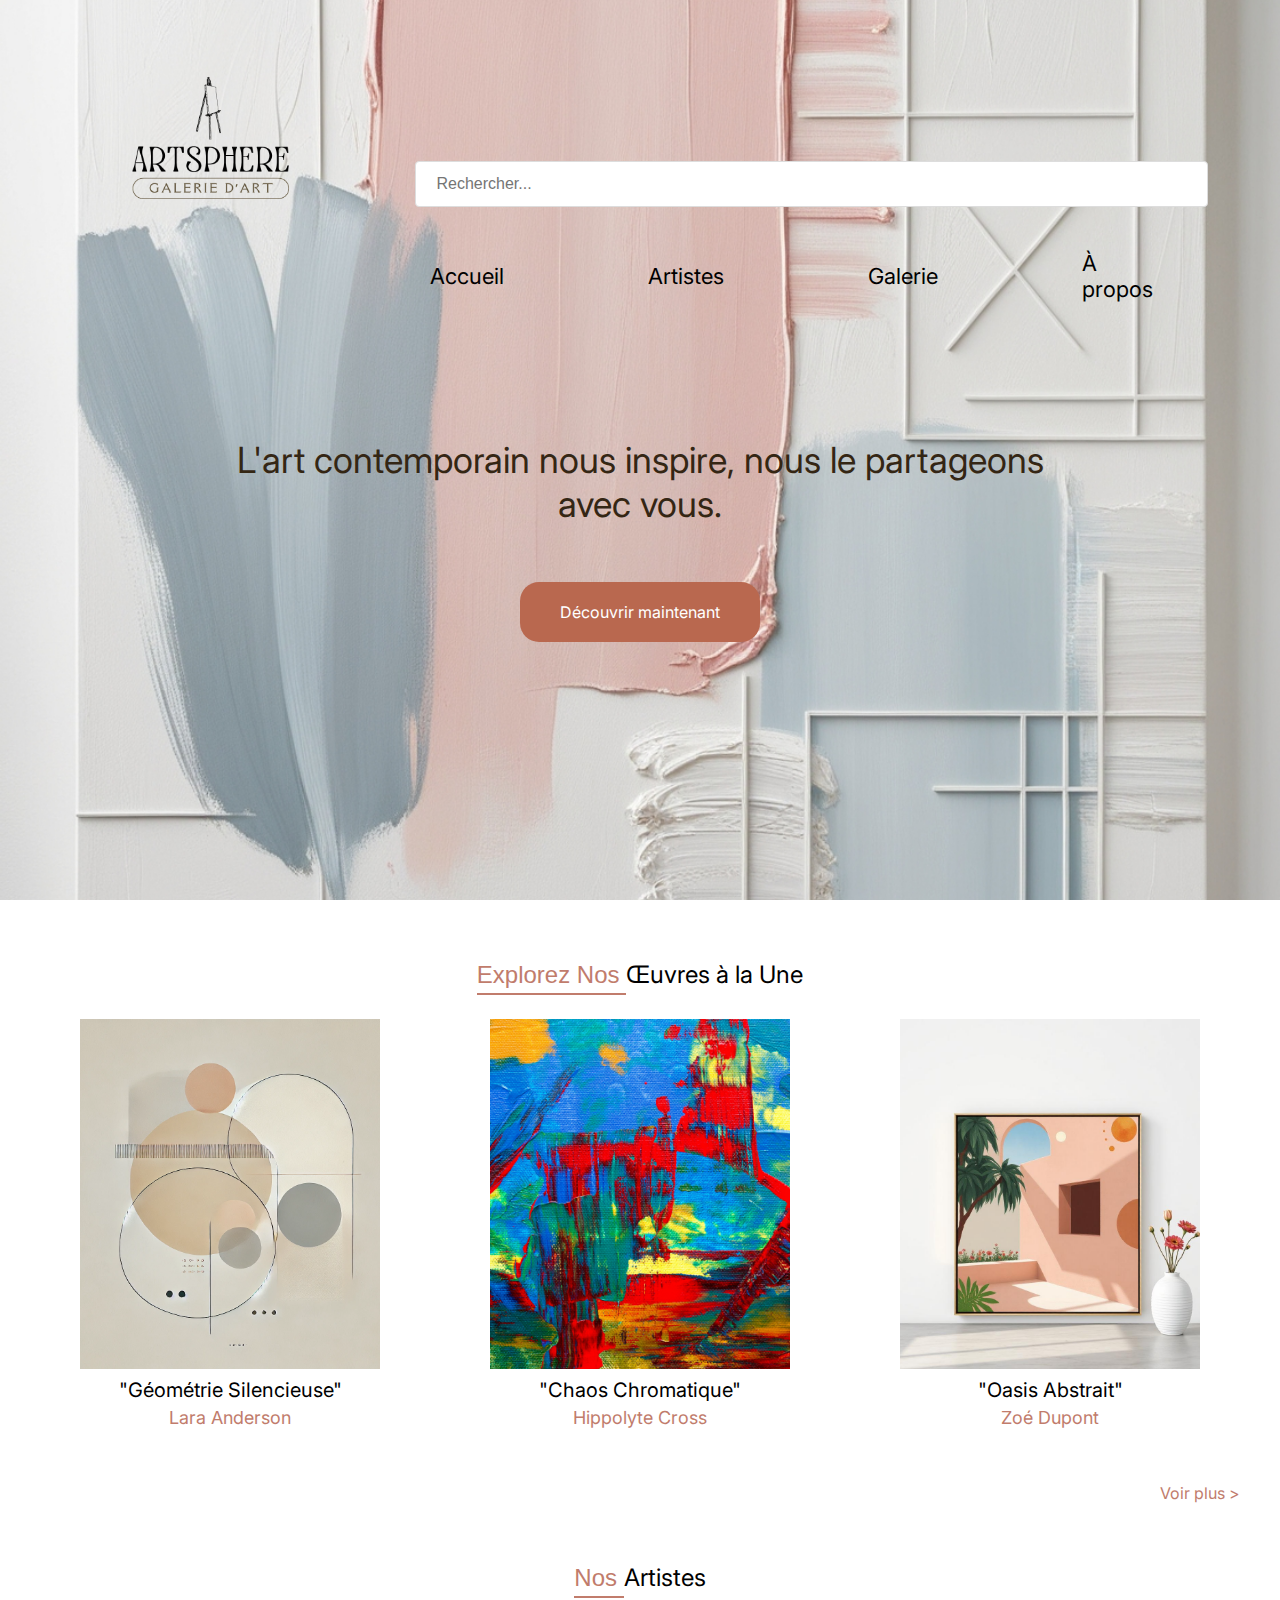
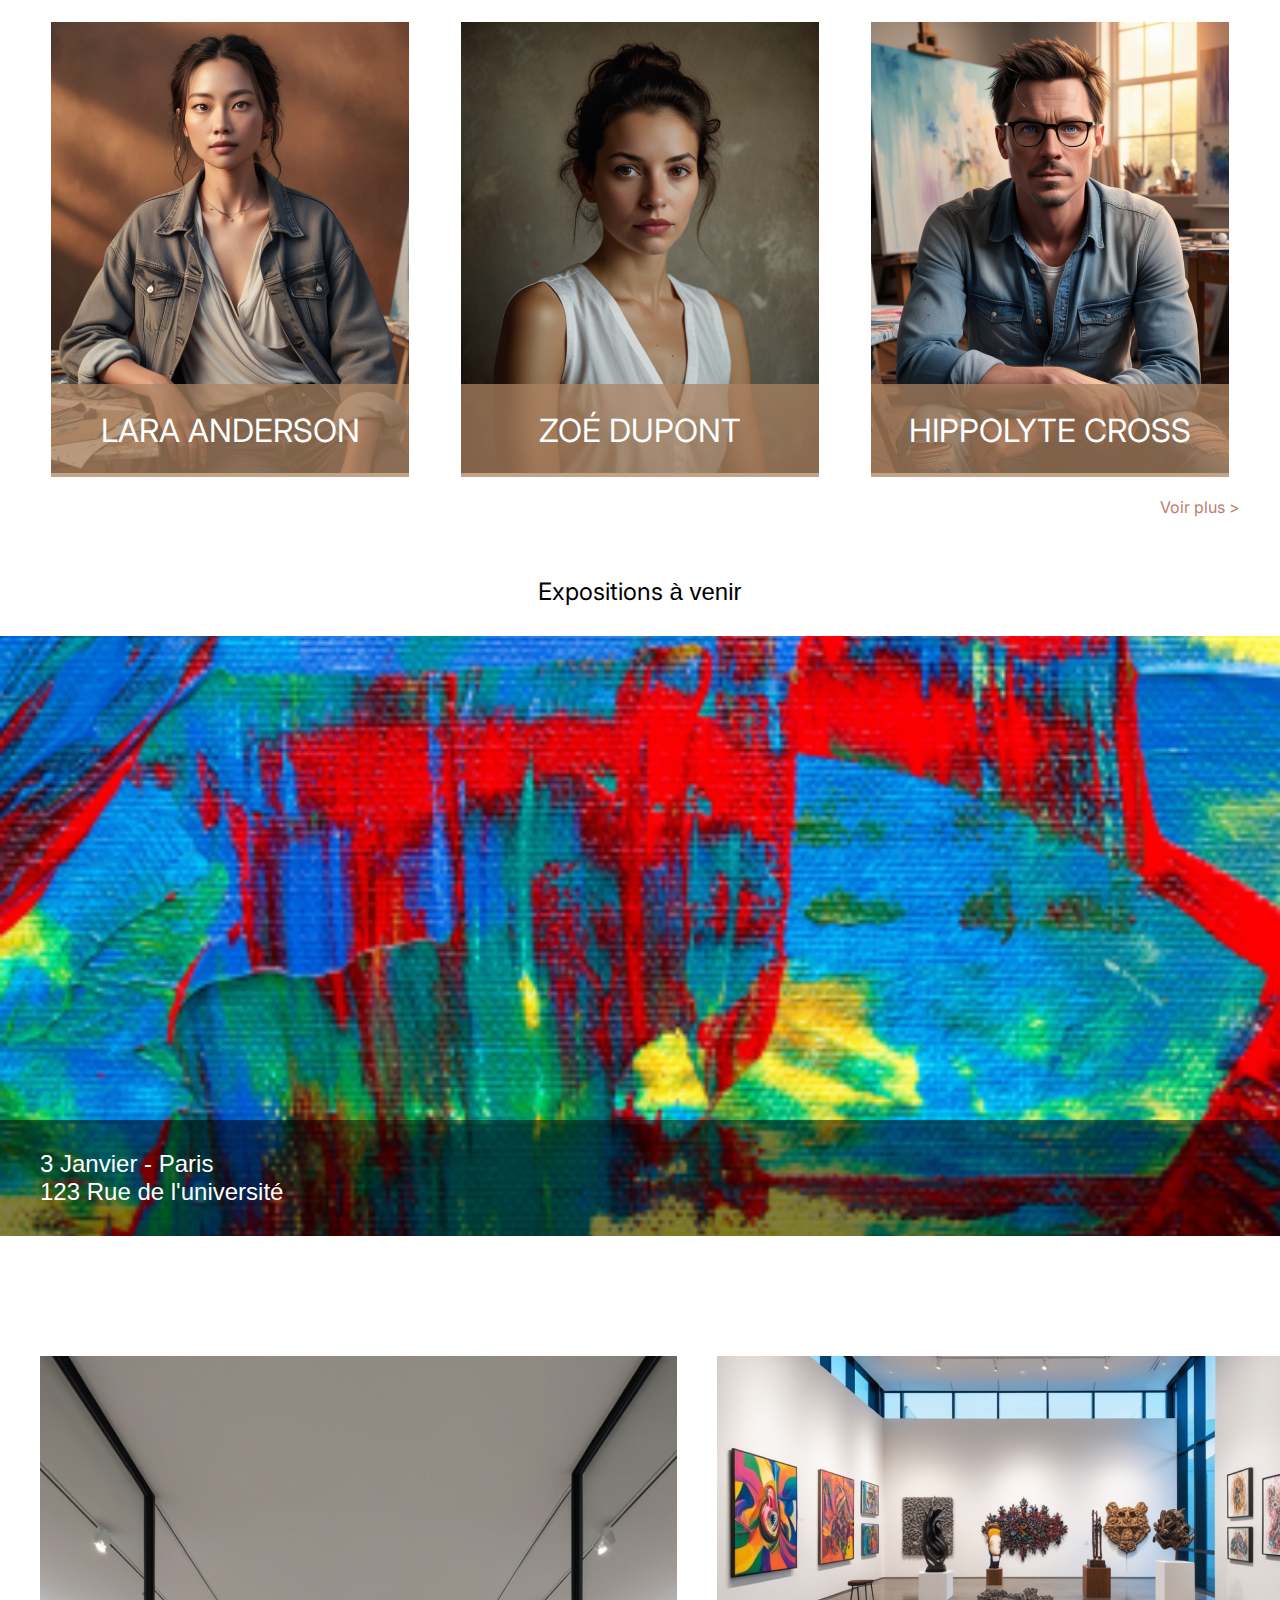
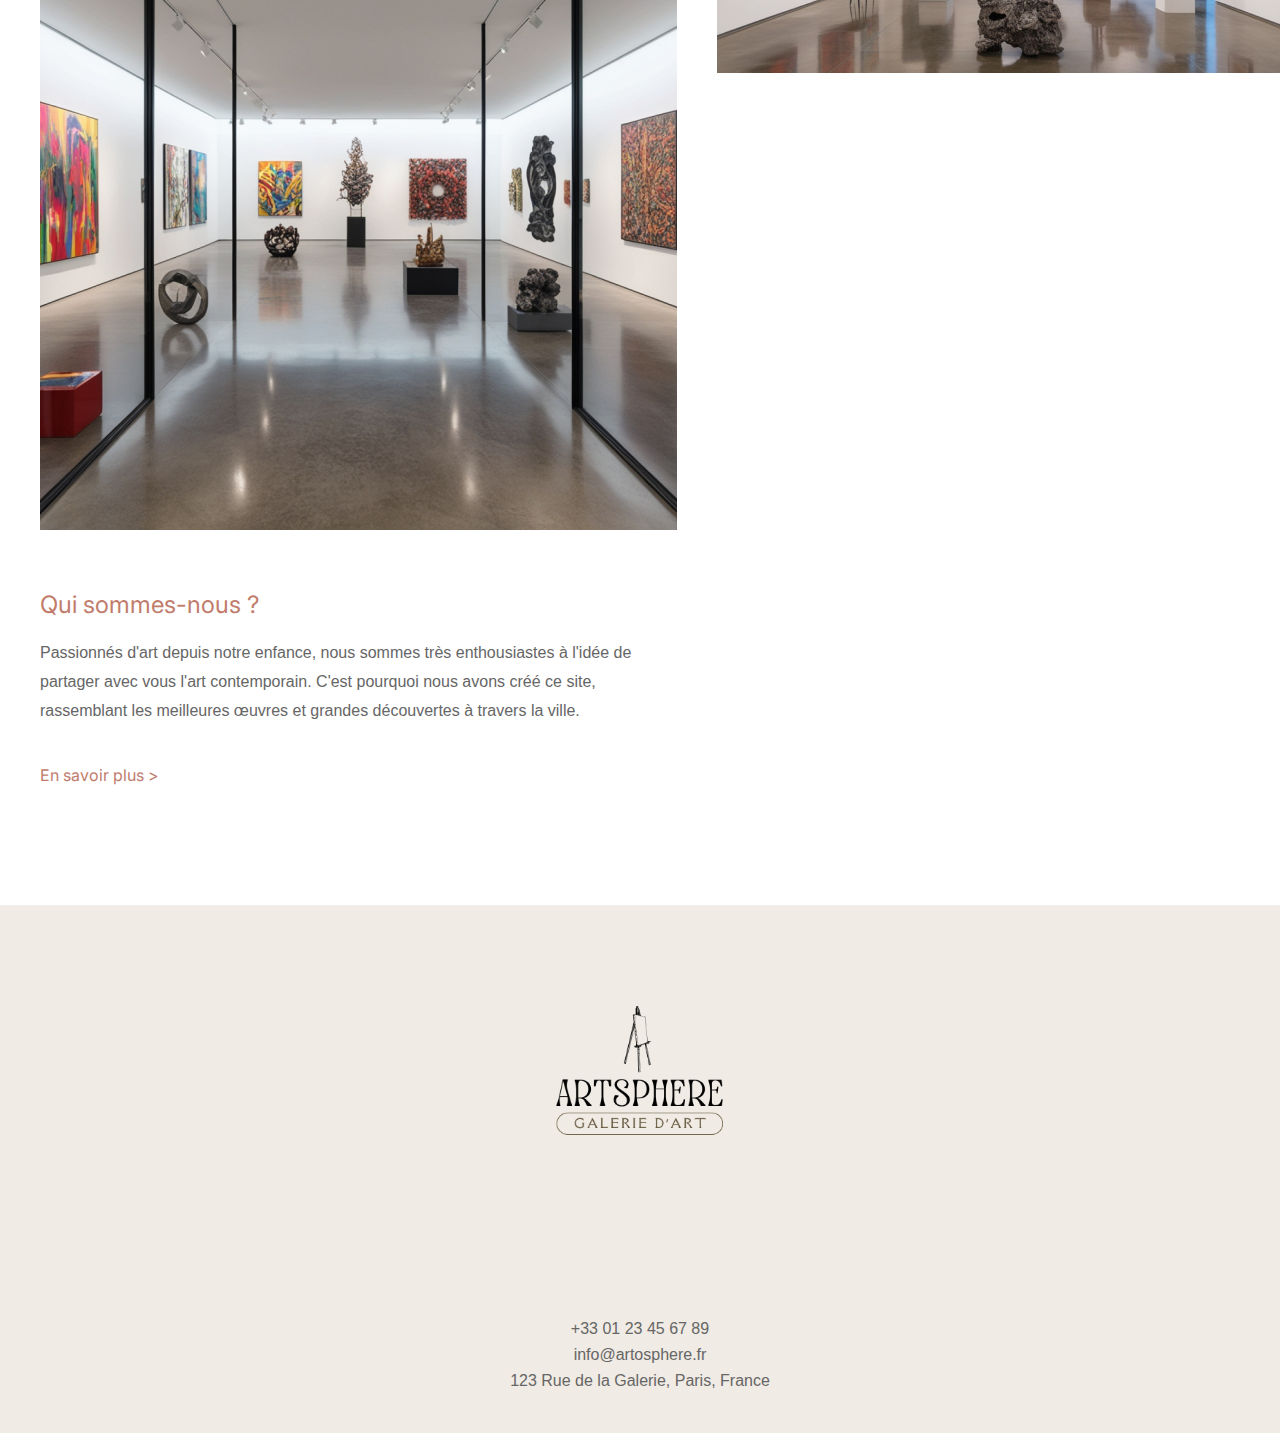
<file: Index.html>
<!DOCTYPE html>
<html lang="fr">
<head>
    <meta charset="UTF-8">
    <meta name="viewport" content="width=device-width, initial-scale=1.0">
    <title>Artosphère - Galerie d'Art Contemporain</title>
    <link href="https://fonts.googleapis.com/css2?family=Inter:wght@400;600&display=swap" rel="stylesheet">
    <link rel="stylesheet" href="landingpage.css">
</head>
<body>
    <meta name="viewport" content="width=device-width, initial-scale=1">
    <header class="header">
        <img src="images/logo.png" alt="Artosphère Logo" class="logo">
        <div class="search-bar">
            <input type="text" placeholder=" Rechercher...">
        </div>
        <nav class="nav">
            <a href="#accueil">Accueil</a>
            <a href="#artistes">Artistes</a>
            <a href="#galerie">Galerie</a>
            <a href="#apropos">À propos</a>
            <a href="#contact">Contact</a>
        </nav>
    </header>

    <section class="hero">
        <div class="hero-content">
            <h1>L'art contemporain nous inspire, nous le partageons<br>avec vous.</h1>
            <a href="#" class="btn">Découvrir maintenant</a>
        </div>
    </section>
  
    <h2 class="section-title"><span class="highlight">Explorez Nos </span>  Œuvres à la Une</h2>
    <div class="gallery">
        <div class="artwork">
            <img src="images/image1.webp" alt="Géométrie Silencieuse">
            <h3>"Géométrie Silencieuse"</h3>
            <p>Lara Anderson</p>
        </div>
        <div class="artwork">
            <img src="images/image2.png" alt="Chaos Chromatique">
            <h3>"Chaos Chromatique"</h3>
            <p>Hippolyte Cross</p>
        </div>
        <div class="artwork">
            <img src="images/image3.jpg" alt="Oasis Abstrait">
            <h3>"Oasis Abstrait"</h3>
            <p>Zoé Dupont</p>
        </div>
    </div>
    <div class="voir-plus">
        <a href="#">Voir plus ></a>
    </div>
    <h2 class="section-title"><span class="highlight">Nos </span> Artistes</h2>
    <div class="artists">
        <div class="artist-card">
            <div class="artist-name">LARA ANDERSON</div>
            <img src="images/lara.png" alt="Artist">
        </div>
        <div class="artist-card">
            <div class="artist-name">ZOÉ DUPONT</div>
            <img src="images/zoe.png" alt="Artist">
        </div>
        <div class="artist-card">
            <div class="artist-name">HIPPOLYTE CROSS</div>
            <img src="images/hippo.png" alt="Artist">
        </div>
    </div>
    <div class="voir-plus">
        <a href="#">Voir plus ></a>
    </div>
    
    <h2 class="section-title">Expositions <span>à venir</span></h2>
    <div class="exhibition-section">
        <img src="images/image2.png" alt="Exhibition Banner" class="exhibition-banner">
        <div class="exhibition-info">
            <p>3 Janvier - Paris</p>
            <p>123 Rue de l'université</p>
        </div>
    </div>
    <div class="about">
        <img src="images/galerie 1.png" alt="Gallery Interior">
        <img src="images/galerie 2.png" alt="Exhibition image" class="exibition-image">
        <div class="about-content">
            <h2>Qui sommes-nous ?</h2>
            <p>Passionnés d'art depuis notre enfance, nous sommes très enthousiastes à l'idée de partager avec vous l'art contemporain. C'est pourquoi nous avons créé ce site, rassemblant les meilleures œuvres et grandes découvertes à travers la ville.</p>
            <div class="voir-plus" style="text-align: left; padding: 20px 0;">
                <a href="#">En savoir plus ></a>
            </div>
        </div>
    </div>

    <footer class="footer">
        <img src="images/logo.png" alt="Artosphère Logo" class="footer-logo">
        <div class="contact-info">
            <p>+33 01 23 45 67 89</p>
            <p>info@artosphere.fr</p>
            <p>123 Rue de la Galerie, Paris, France</p>
        </div>
    </footer>
</body>
</html>
</file>
<file: landingpage.css>
*{
  margin: 0;
  padding: 0;
  box-sizing: border-box;
  font-family: 'Inter , sans-serif;', sans-serif;
}

body {
  background-color: #ffffff;
}

.header {
  position: absolute;
  top: 0;
  left: 0;
  right: 0;
  display: flex;
  align-items: center;
  padding: 20px 40px;
  z-index: 10;
}

.logo {
  width: 343px;
  height: 328px;
}

.search-bar {
  flex-grow: 1;
  max-width: 1009px;
  max-height: 52px;
  margin: 0 2rem;
}

.search-bar input {
  width: 100%;
  padding: 0.8rem 1rem;
  border: 1px solid #ddd;
  border-radius: 4px;
  font-size: 1rem;
  
}

.nav {
  color: #000000;
  align-items: center;
  font-family: "Inter , sans-serif;-Regular", sans-serif;
  font-size: 22px;
  font-weight: 400;
  position: absolute;
  left: 430px;
  top: 250px;
  display: flex;
  gap: 9rem; 
}

.nav a {
  font-family: 'Inter' , sans-serif;;
  font-weight: 400;
  text-decoration: none;
  color: #000000;
  transition: color 0.3s ease;
}
.nav a:hover {
  color: #c17c74;
}

.hero {
  position: relative;
  text-align: center;
  height: 100vh;
  min-height: 600px;
  display: flex;
  align-items: center;
  justify-content: center;
  flex-direction: column;
  padding: 20px;
  overflow: hidden;
  background-image: url('images/header.jpg');
  background-size: 100%; 
  background-position: center;
  background-repeat: no-repeat;
  color: #fff;
}

.hero-content {
  position: relative;
  z-index: 2;
  text-align: center;
  margin-bottom: -200px;
  padding-bottom: 40px;
}

.hero h1 {
  font-weight: 400;
  font-family: 'Inter' , sans-serif;
  margin-bottom: 70px;
  font-size: 36px;
  width: 959px;
  height: 94px;
  text-align: center;
  color: #342614;
  word-wrap: break-word;

}

.btn {
  font-family: 'Inter' , sans-serif;;
  margin-top: -80px;
  padding: 20px 40px;
  background-color: #C17C6C;
  color: white;
  text-decoration: none;
  border-radius: 25px;
  font-size: 16px;
  width: 291px; height: 74px; background: #B9684F; border-radius: 19px
}


.section-title {
  font-family: 'Inter' , sans-serif;;
  text-align: center; 
  margin: 60px 40px 30px; 
  color: #000000;
  font-size: 24px;
  font-weight: 400;
}

.highlight {
  color: #C17C6C; 
  border-bottom: 2px solid #C17C6C; 
  padding-bottom: 5px;
}

.section-title span {
  padding-bottom: 5px;
}


.gallery {
  display: grid;
  grid-template-columns: repeat(3, 1fr);
  gap: 30px;
  padding: 0 40px;
  margin-bottom: 50px;
}

.artwork {
  text-align: center;

  box-shadow: none;
}

.artwork .image-wrapper {
  overflow: hidden;
}

.artwork img {
  height: 350px; 
  width: 100%; 
  max-width: 300px; 
  object-fit: cover; 
}


.artwork .text-wrapper {
  font-family: Inter , sans-serif;;
  padding: 10px;
  text-align: center;
  margin-top: 10px; 
  width: 100%;
}

.artwork h3 {
  font-family: Inter , sans-serif;;
  font-size: 20px;
  margin: 5px 0;
  font-weight: 400;
}

.artwork p {
  font-family: Inter , sans-serif;;
  color: #C17C6C;
  font-size: 18px;
  margin: 5px 0;
}

.about {
  display: grid;
  grid-template-columns: repeat(2, 1fr);
  gap: 40px;
  padding: 60px 40px;
  background: #fff;
  margin-top: 60px;
}

.about-gallery-interior {
  width: 637px; 
  height: 774px;
  object-fit: cover;
}

.about-exibition-image {
  width: 597px; 
  height: 317px
}

.about-content {
  padding: 20px 0;
}

.about-content h2 {
  font-family: 'Inter' , sans-serif;;
  color: #C17C6C;
  font-size: 24px;
  margin-bottom: 20px;
  font-weight: 400;
}

.about-content p {
  color: #666;
  line-height: 1.8;
  font-size: 16px;
}

.footer {
  background: #F0EBE4;
  padding: 40px;
  text-align: center;
  border-top: 1px solid #eee;
}

.footer-logo {
  width: 365px;
  height: 346px;
  margin-bottom: 20px;
}

.contact-info {
  font-family: Inter , sans-serif;;
  color: #666;
  font-size: 16px;
  line-height: 1.6;
}

.voir-plus {
  text-align: right;
  padding: 0 40px;
  margin: 20px 0;
}

.voir-plus a {
  font-family: Inter , sans-serif;;
  color: #C17C6C;
  text-decoration: none;
  font-size: 16px;
}


.artists {
  display: grid;
  grid-template-columns: repeat(3, 1fr); 
  gap: 30px;
  padding: 0 40px;
}


.artist-card {
  position: relative;
  background-color: #fff; 
  box-shadow: none; 
  text-align: center; 
  overflow: hidden;
  margin: 0 auto; 
}


.artist-card img {
  width: 358px; 
  height: 451px;
  object-fit: cover; 
  transition: transform 0.3s ease; 
}


.artist-name {
  font-family: 'Inter' , sans-serif;;
  position: absolute;
  bottom: 0;
  left: 0;
  right: 0;
  width: 358px; 
  height: 93px; 
  background: rgba(172, 131, 97, 0.74);
  color: #ffffff;
  font-size: 32px;
  text-transform: uppercase;
  padding: 27px;
  z-index: 5;
}


.artist-card:hover img {
  transform: scale(1.05); 
}




@media (max-width: 1200px) {

  .nav {
      transform: translateX(0);
      gap: 30px;
  }

  .gallery {
      grid-template-columns: repeat(2, 1fr); 
  }

  .artworks img {
      height: 500px; 
  }

  .hero h1 {
      font-size: 36px; 
  }

  .about {
      grid-template-columns: 1fr;
  }

  .about img {
      height: 250px; 
  }

  .section-title {
      font-size: 20px; 
  }

  .artist-card {
      margin-bottom: 10px;
  }

  .artist-name {
      font-size: 20px;
      padding: 30px;
  }

  .hero h1 {
      font-size: 30px;
  }

  .btn {
      font-size: 14px;
      padding: 15px 40px;
  }


  @media (max-width: 600px) {
      .nav {
          flex-direction: column;
          gap: 15px;
          text-align: center;
      }

      .gallery {
          grid-template-columns: 1fr; 
      }

      .hero h1 {
          font-size: 28px;
      }

      .search-bar {
          flex-grow: 1;
          max-width: 1009px;
          max-height: 52px;
          margin: 0 2rem;
      }

      .about img {
          height: 200px; 
      }

      .artist-name {
          font-size: 18px;
          padding: 20px;
      }

      .artist-card img {
          object-fit: cover; 
      }
  }
}


.section-title {
  text-align: center; 
  margin: 60px 40px 30px; 
  color: #000000;
  font-size: 24px;
  font-weight: 400;
}

.highlight {
  color: #C17C6C; 
  border-bottom: 2px solid #C17C6C; 
  padding-bottom: 5px;
}

.section-title span {
  padding-bottom: 5px;
}

/* Exhibition Section */
.exhibition-section {
  position: relative; 
  width: 100%; 
  height: 600px; /* Increased the height of the section for a larger image */
}

.exhibition-banner {
  width: 100%;
  height: 600px; /* Increased the height for a larger image */
  object-fit: cover; 
}

.exhibition-info {
  position: absolute;
  bottom: 0;
  left: 0;
  right: 0; 
  color: white; 
  font-size: 24px; /* Increased font size for larger text */
  background: rgba(0, 0, 0, 0.5); 
  padding: 30px 20px 30px 40px; /* Increased padding for more space around text */
  text-align: left; 
}
</file>
